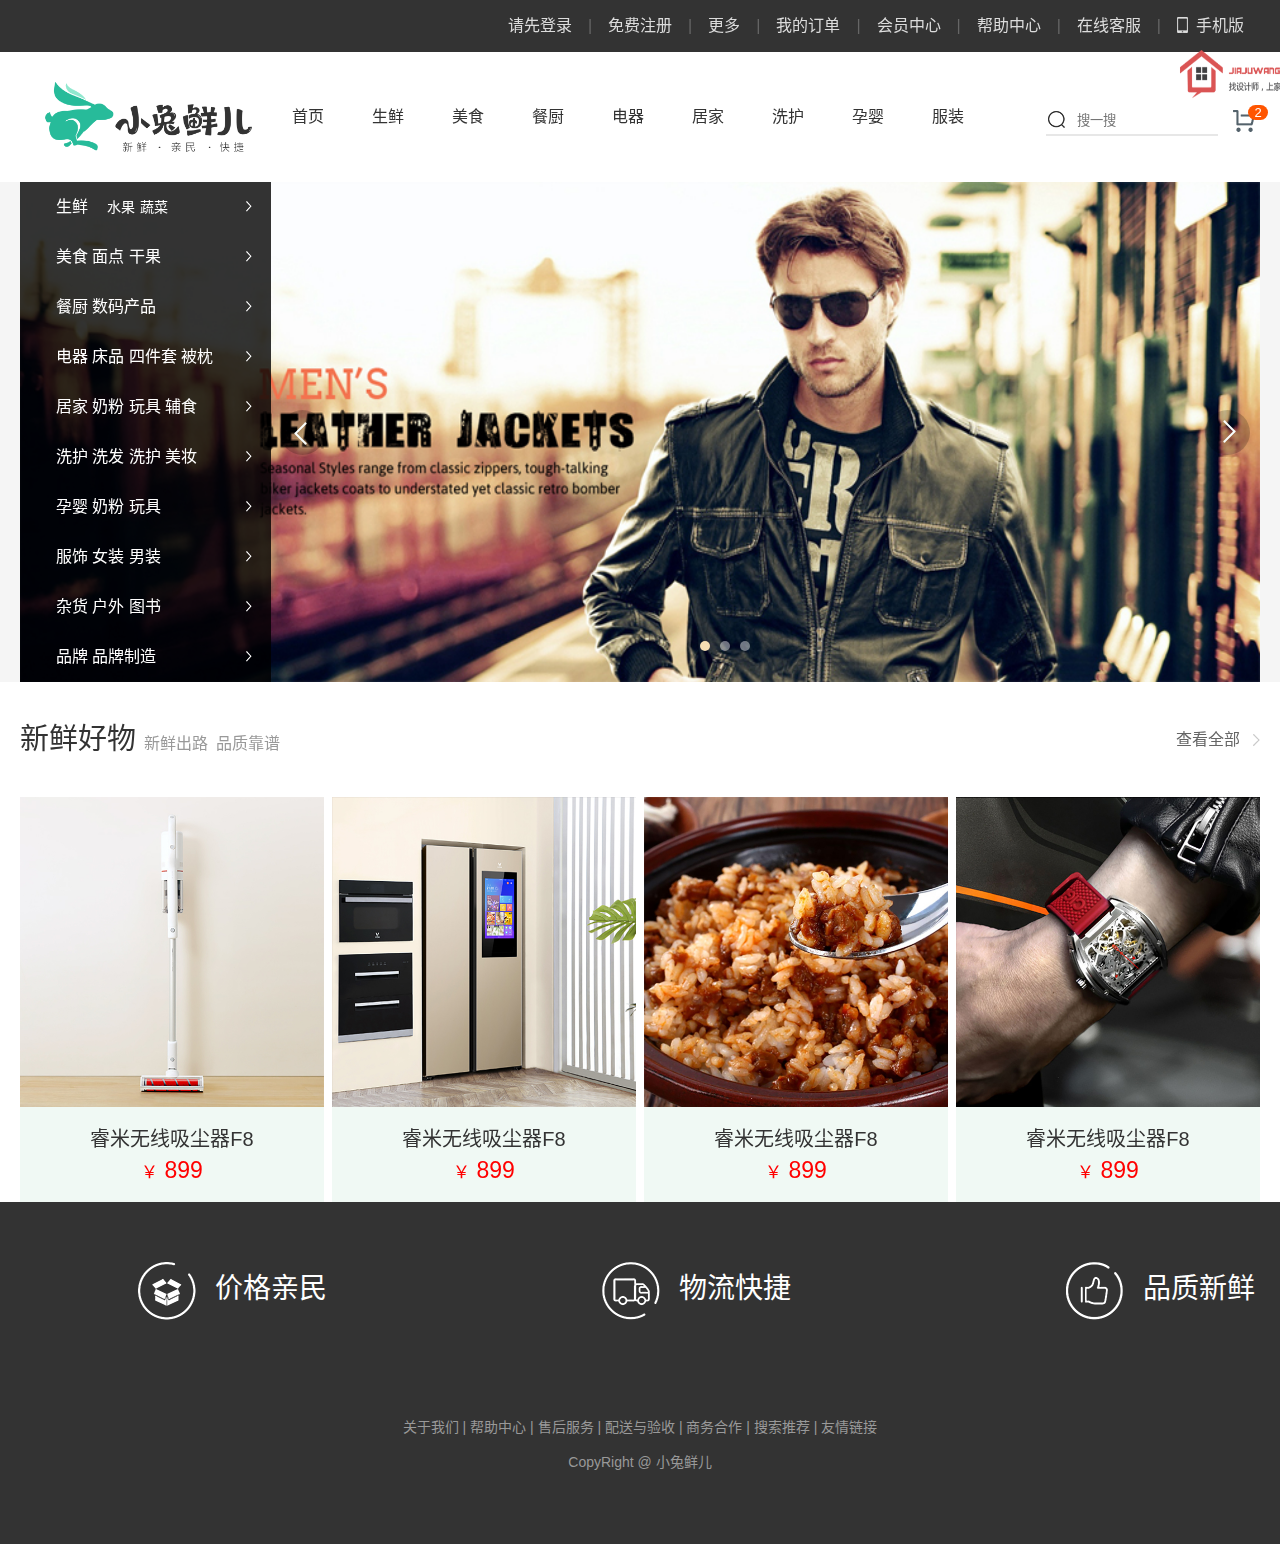
<file: index.html>
<!DOCTYPE html>
<html lang="zh-CN">
	<head>
		<meta charset="utf-8">
		<title>小兔鲜儿-新鲜、惠民、快捷！</title>
		<meta name="description" content="小兔鲜儿官网，致力于打造全球最大的食品、生鲜电商购物平台。"/>
		<meta name="keywords" content="小兔鲜儿,食品,生鲜,服装,家电,电商,购物"/>
		<script src="js/jquery-1.12.4.js" type="text/javascript" charset="utf-8"></script>
		 <script src="./js/index.js" type="text/javascript" charset="utf-8"></script>
		 <script src="./js/animate.js"></script>
		<link rel="shortcut icon"  href="favicon.ico" type="image/x-icon"/>
		<link rel="stylesheet" type="text/css" href="css/base.css"/>
		<link rel="stylesheet" type="text/css" href="css/common.css"/>
		<link rel="stylesheet" type="text/css" href="css/index.css"/>
		
	</head>
	<body>
	<!--头部模块-->
	<header>
			<a href="advers.html" class="adver"><img src="images/advers.png" style="width: 120px; height: 50px;"></a>
	
		<!--快捷菜单模块-->
		<div class="xtx-shortcut">
		 <nav class="container">
		 	<ul class="fr">
		 		<li><a href="login.html">请先登录</a>|</li>
				<li><a href="register.html">免费注册</a>|</li>
				<li class="lii"><a class="aa" href="">更多</a>|
				
				     <ul class="wrap">
				       <li>未读信息</li>
				       <li>已读信息</li>
				      
				     </ul> 			
				</li>
				<li><a href="">我的订单</a>|</li>
				<li><a href="">会员中心</a>|</li>
				<li><a href="">帮助中心</a>|</li>
				<li><a href="">在线客服</a>|</li>
				<li><a href="">手机版</a></li>
		 	</ul>
		 </nav>
		</div>
		<!--主导航模块-->
		<div class="xtx-main-nav container">
			<!-- logo -->
			<h1 class="logo fl">
				<a href="#">小兔鲜</a>
			</h1>	
			<!-- 导航 -->
			<nav class="fl">
				<ul>
					<li><a href="#">首页</a></li>
					<li><a href="#">生鲜</a></li>
					<li><a href="#">美食</a></li>
					<li><a href="#">餐厨</a></li>
					<li><a href="#">电器</a></li>
					<li><a href="#">居家</a></li>
					<li><a href="#">洗护</a></li>
					<li><a href="#">孕婴</a></li>
					<li><a href="#">服装</a></li>
				</ul>
			</nav>
			<!-- 搜索 -->
			<div class="search fl">
				<input type="search" placeholder="搜一搜"  />
			</div>
			<!-- 购物车 -->
			<div class="cart fl">
				<span>2</span>
			</div>
		</div>
	</header>
	<!-- 网站入口 -->
	<div class="xtx-entry">
		<div class="focus container "  id="lunbo" >
			<!-- 轮播图 -->
			<ul class="lunboimg">
				<li><a href="javascript:;"><img src="images/banner.jpg" style="display: block"></a></li>
				<li><a href="javascript:;"><img src="uploads/banner_1.png"></a></li>
				<li><a href="javascript:;"><img src="images/banner.jpg" ></a></li>
			</ul>   
			<ol class="dian" >	
			</ol>
			<aside class="category">
			<ul>
				<li><a href="">生鲜 <span>水果</span> <span>蔬菜</span></a></li>
				<li><a href="">美食 面点 干果</a></li>
				<li><a href="">餐厨 数码产品</a></li>
				<li><a href="">电器 床品 四件套 被枕</a></li>
				<li><a href="">居家 奶粉 玩具 辅食</a></li>
				<li><a href="">洗护 洗发 洗护 美妆</a></li>
				<li><a href="">孕婴 奶粉 玩具</a></li>
				<li><a href="">服饰 女装 男装</a></li>
				<li><a href="">杂货 户外 图书</a></li>
				<li><a href="">品牌 品牌制造</a></li>
			</ul>	
			</aside> 
			<!-- 左右按钮 -->
			<a href="javascript:;" class="prev"></a>
			<a href="javascript:;" class="next"></a>
			<!-- 轮播图指示器 -->
			
		</div>
	</div>
	<!-- 新鲜好物模块 -->
	<div class="xtx-new-goods  container">
		<!-- 好物模块头部 -->
		<div class="goods-hd">
			<h2 class="fl">
				新鲜好物 <span>新鲜出路</span>
				<span>品质靠谱</span>
			</h2>
			<a href="#" class="fr">查看全部</a>
		</div>
		<!-- 好物模块的列表 -->
		
		<ul class="goods-list">
			<li>
				<a href="#" >
					<img src="uploads/new_goods_1.jpg" >
					<h3>睿米无线吸尘器F8</h3>
					<p><span>￥</span> 899</p>
				</a>
				
			</li>
			<li>
				<a href="#" >
					<img src="uploads/new_goods_2.jpg" >
					<h3>睿米无线吸尘器F8</h3>
					<p><span>￥</span> 899</p>
				</a>
				
			</li>
			<li>
				<a href="#" >
					<img src="uploads/new_goods_3.jpg" >
					<h3>睿米无线吸尘器F8</h3>
					<p><span>￥</span> 899</p>
				</a>
				
			</li>
			<li>
				<a href="#" >
				<img src="uploads/new_goods_4.jpg" >
					<h3>睿米无线吸尘器F8</h3>
					<p><span>￥</span> 899</p>
				</a>
				
			</li>
		</ul>
		
	</div>
	<footer>
	    <div class="xtx-service">
			<div class="container">
				<a href="#">价格亲民</a>
				<a href="#">物流快捷</a>
				<a href="#">品质新鲜</a>
			</div>
	    	
	    </div>
		<div class="xtx-copyright">
			<div class="container">
				<p>
				  <a href="#">关于我们</a> |
				  <a href="#">帮助中心</a> |
				  <a href="#">售后服务</a> |
				  <a href="#">配送与验收</a> |
				  <a href="#">商务合作</a> |
				  <a href="#">搜索推荐</a> |
				  <a href="#">友情链接</a>			
				</p>
				<p>CopyRight @ 小兔鲜儿</p>
			</div>
		</div>
	</footer>

	</body>
</html>
</file>
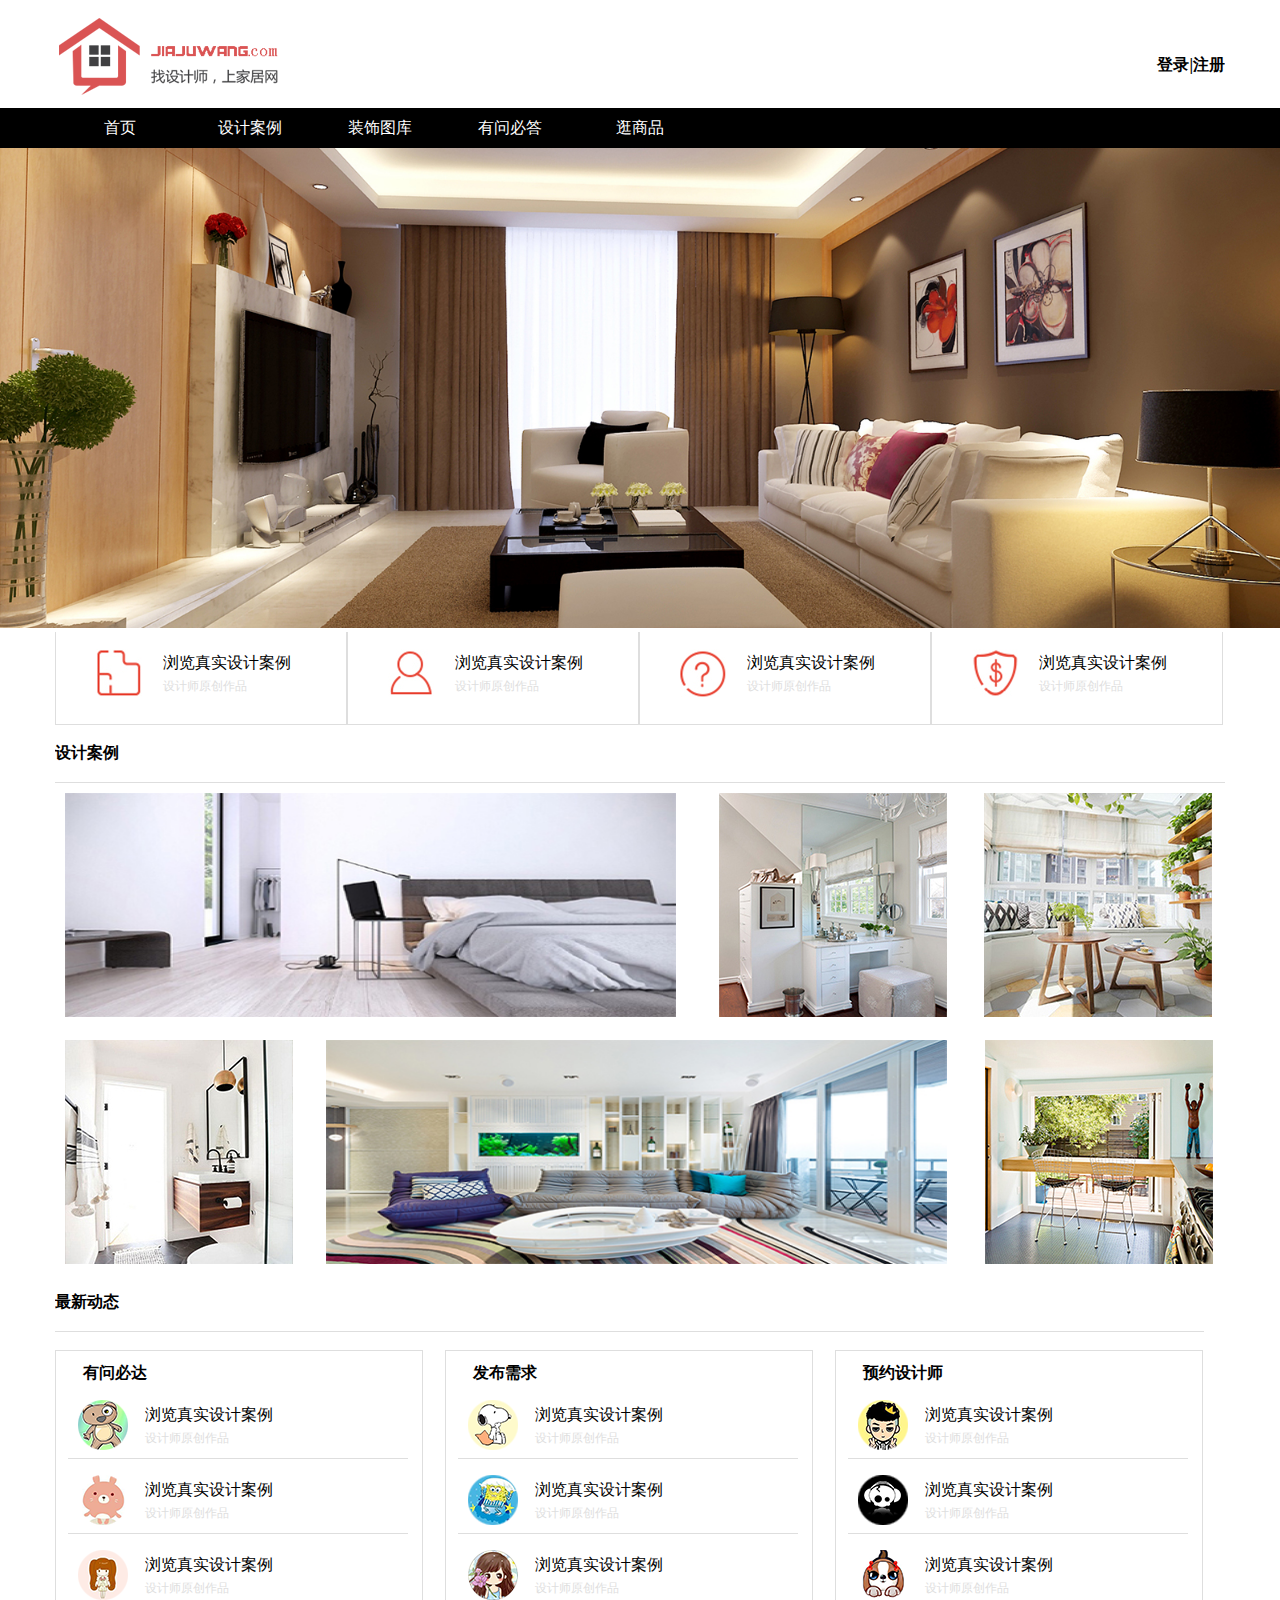
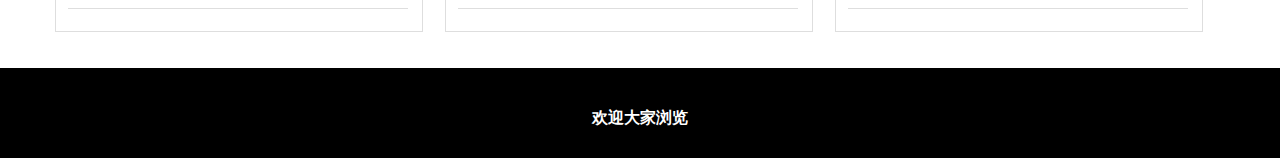
<file: advers.html>
<!DOCTYPE html>
<html>
	<head>
		<meta charset="utf-8" />
		<title></title>
		<link rel="stylesheet" type="text/css" href="css/advers.css"/>
	</head>
	<body>
		<header>
			<br>
			<nav class="center">
				<img src="images/advers.png" >
				<p>登录|注册</p>
				<br>		
			</nav>
			<div class="nav-top">
				<ul class="center">
					<li><a href="">首页</a></li>
					<li><a href="">设计案例</a></li>
				    <li><a href="">装饰图库</a></li>
					<li><a href="">有问必答</a></li>
					<li><a href="">逛商品</a></li>
				</ul>
			</div>
			<img src="images/bannerr.jpg" width="100%">
			<div class="center">
				 <div class="nav-b">
				 	<dl>
				 		<dt><img src="images/pic01.jpg" ></dt>
				 		<dd >浏览真实设计案例</dd>
						<dd id="ddd">设计师原创作品</dd>
				 	</dl>
				 </div>
			<div class="nav-b">
				<dl>
					<dt><img src="images/pic02.jpg" ></dt>
					<dd >浏览真实设计案例</dd>
									<dd id="ddd">设计师原创作品</dd>
				</dl>
			</div>
			<div class="nav-b">
				<dl>
					<dt><img src="images/pic03.jpg" ></dt>
					<dd >浏览真实设计案例</dd>
									<dd id="ddd">设计师原创作品</dd>
				</dl>
			</div>
		<div class="nav-b">
			<dl>
				<dt><img src="images/pic04.jpg" ></dt>
				<dd >浏览真实设计案例</dd>
								<dd id="ddd">设计师原创作品</dd>
			</dl>
		</div>
			</div>
		</header>
		<br>
		<section class="center">
		 <p>设计案例</p>
		 <br>
		 <div id="xian"></div>
			<div id="sj1">			
			</div>	 
		   <div id="sj2">
		   </div>
			<div id="sj3">
			</div>	
			<div id="sj4">
			</div>	
			<div id="sj5">
			</div>	
			<div id="sj6">
			</div>	
			<br>
			<p>最新动态</p>
			<br>
			 <div id="xiann"></div>
			 <br>
			<div id="dt">
				<p>有问必达</p>
				<dl>					
					<dt><img src="images/pic01.png" ></dt>
					<dd >浏览真实设计案例</dd>
					<dd id="ddd">设计师原创作品</dd>
				</dl>
				<div id="xian1"></div>
				<dl>
					<dt><img src="images/pic02.png" ></dt>
					<dd >浏览真实设计案例</dd>
					<dd id="ddd">设计师原创作品</dd>
				</dl>
				<div id="xian1"></div>
				<dl>
					<dt><img src="images/pic03.png" ></dt>
					<dd >浏览真实设计案例</dd>
					<dd id="ddd">设计师原创作品</dd>
				</dl>
				<div id="xian1"></div>
			</div> 
			<div id="dt">
				<p>发布需求</p>
				<dl>					
					<dt><img src="images/pic04.png" ></dt>
					<dd >浏览真实设计案例</dd>
					<dd id="ddd">设计师原创作品</dd>
				</dl>
				<div id="xian1"></div>
				<dl>
					<dt><img src="images/pic05.png" ></dt>
					<dd >浏览真实设计案例</dd>
					<dd id="ddd">设计师原创作品</dd>
				</dl>
				<div id="xian1"></div>
				<dl>
					<dt><img src="images/pic06.png" ></dt>
					<dd >浏览真实设计案例</dd>
					<dd id="ddd">设计师原创作品</dd>
				</dl>
				<div id="xian1"></div>
			</div> 
			<div id="dt">
				<p>预约设计师</p>
				<dl>					
					<dt><img src="images/pic07.png" ></dt>
					<dd >浏览真实设计案例</dd>
					<dd id="ddd">设计师原创作品</dd>
				</dl>
				<div id="xian1"></div>
				<dl>
					<dt><img src="images/pic08.png" ></dt>
					<dd >浏览真实设计案例</dd>
					<dd id="ddd">设计师原创作品</dd>
				</dl>
				<div id="xian1"></div>
				<dl>
					<dt><img src="images/pic09.png" ></dt>
					<dd >浏览真实设计案例</dd>
					<dd id="ddd">设计师原创作品</dd>
				</dl>
				<div id="xian1"></div>
			</div> 
		</section>
		<br>
		<br>
	<footer>
		<p>欢迎大家浏览</p>
	</footer>
		
		
	</body>
</html>
</file>
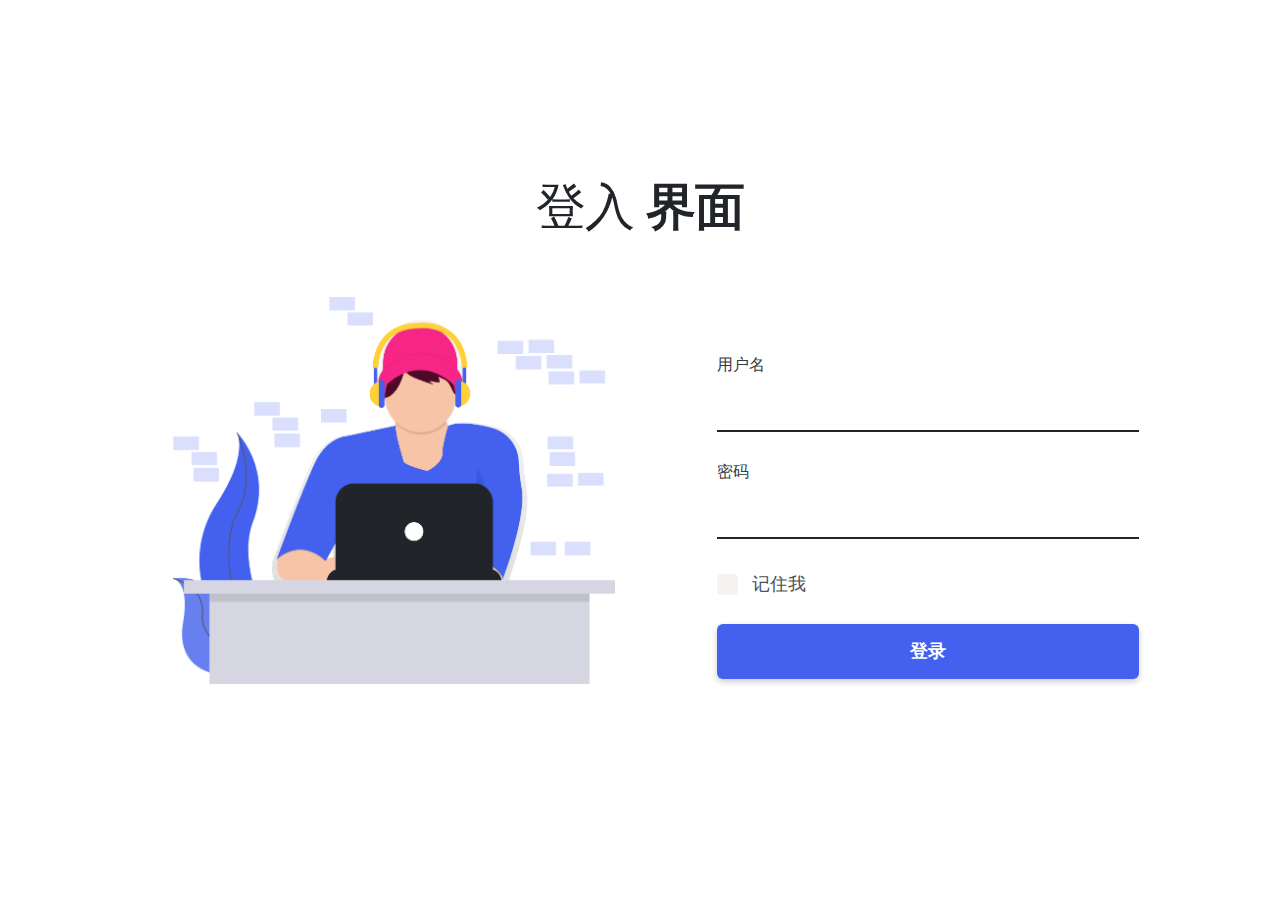
<file: login.html>
<!--
Author: W3layouts
Author URL: http://w3layouts.com
-->
<!DOCTYPE html>
<html lang="zxx">

<head>
	<title>欢迎登陆</title>
	<meta name="viewport" content="width=device-width, initial-scale=1">
	<meta charset="UTF-8" />
	<link rel="stylesheet" href="css/style.css" type="text/css" media="all" />

</head>

<body>

	 <section class="w3l-workinghny-form">
        <div class="workinghny-form-grid">
            <div class="wrapper">
                <div class="logo">
                    <h1><a class="brand-logo" href="index.html"><span>登入</span> 界面</a></h1>
        
                </div>
                <div class="workinghny-block-grid">
                    <div class="workinghny-left-img align-end">
                        <img src="images/2.png" class="img-responsive" alt="img" />
                    </div>
                    <div class="form-right-inf">
						
                        <div class="login-form-content">
                            <h2>Where to?</h2>
                            <form action="index.html" class="signin-form" >
								<div class="one-frm">

									<label>用户名</label>
									<input type="text" name="Name"  placeholder="" required="">
								</div>
								<div class="one-frm">
									<label>密码</label>
									<input type="password" name="Password"  placeholder="" required="">
								</div>
                                <label class="check-remaind">
                                    <input type="checkbox">
                                    <span class="checkmark"></span>
                                    <p class="remember">记住我</p>

                                </label>
                                <button class="btn btn-style mt-3">登录</button>
                             
                            </form>
                        </div>
                    </div>
                </div>
            </div>
        </div>

    </section>


</body>

</html>
</file>
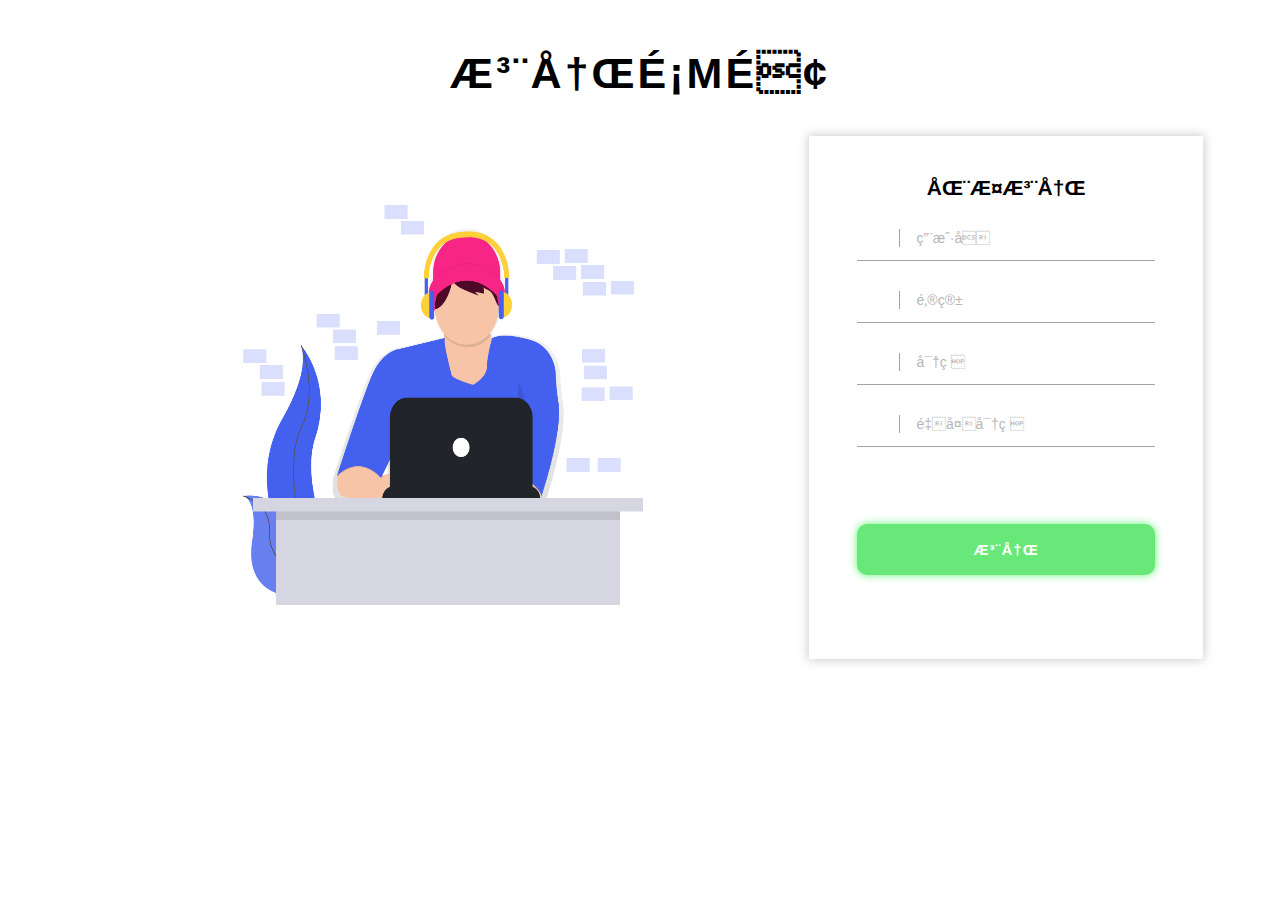
<file: register.html>
<!DOCTYPE html>

<html lang="en">

<head>
    <title>注册界面</title>
    <!-- Meta tags -->
</head>
<link rel="stylesheet" type="text/css" href="css/style1.css"/>
<script src="js/jquery-1.12.4.js"></script>
<script src="./js/register.js" type="text/javascript" charset="utf-8"></script>
<body>
    <h1 class="error">注册页面</h1>

    <div class="w3layouts-two-grids">

        <div class="mid-class">
            <div class="img-right-side">
                <h3></h3>
                <img src="images/2.png" class="img-fluid" alt="">
            </div>
            <div class="txt-left-side">
                <h2> 在此注册</h2>
                <form action="login.html" >
                    <div class="form-left-to-w3l">
                        <span class="fa fa-user-o" aria-hidden="true"></span>
                        <input type="text" id="user" name="Name" placeholder="用户名" required="">

                        <div class="clear"></div>
                    </div>
         
                    <div class="form-left-to-w3l">
                        <span class="fa fa-envelope-o" aria-hidden="true"></span>
                        <input type="email" id="email" name="email" placeholder="邮箱" required="">

                        <div class="clear"></div>
                    </div>
                    <div class="form-left-to-w3l ">

                        <span class="fa fa-lock" aria-hidden="true"></span>
                        <input type="password" id="pwd" name="rpassword" placeholder="密码" required="">
                        <div class="clear"></div>
                    </div>
					<div class="form-left-to-w3l ">
					
					    <span class="fa fa-lock" aria-hidden="true"></span>
					    <input type="password" id="repwd" name="rpassword" placeholder="重复密码" required="">
					    <div class="clear"></div>
					</div>
                    <div class="btnn">
                        <button type="submit">注册</button>
                    </div>
                </form>
                <div class="clear"></div>
            </div>
        </div>
    </div>

</body>


</html>
</file>
<file: css/base.css>
/* 去除常见标签默认的 margin 和 padding */
body,
h1,
h2,
h3,
h4,
h5,
h6,
p,
ul,
ol,
li,
dl,
dt,
dd,
input {
  margin: 0;
  padding: 0;
}

/* 设置网页统一的字体大小、行高、字体系列相关属性 */
body {
  font: 16px/1.5 "Helvetica Neue", Helvetica, Arial, "Microsoft Yahei",
    "Hiragino Sans GB", "Heiti SC", "WenQuanYi Micro Hei", sans-serif;
  color: #333;
}

/* 去除列表默认样式 */
ul,
ol {
  list-style: none;
}

/* 去除默认的倾斜效果 */
em,
i {
  font-style: normal;
}

/* 去除a标签默认下划线，并设置默认文字颜色 */
a {
  text-decoration: none;
  color: #333;
}

/* 设置img的垂直对齐方式为居中对齐，去除img默认下间隙 */
img {
  vertical-align: middle;
}

/* 去除input默认样式 */
input {
  border: none;
  outline: none;
  color: #333;
}

/* 左浮动 */
.fl {
  float: left;
}

/* 右浮动 */
.fr {
  float: right;
}

/* 双伪元素清除法 */
.clearfix::before,
.clearfix::after {
  content: "";
  display: table;
}
.clearfix::after {
  clear: both;
}
.hide{
	display: none;
}
#flo {
	width:300px;
	height:200px;
	position:absolute;
	left:0;
	top:0;
}
#flo img {
	width:100%;
	height:100%
}
</file>
<file: css/common.css>
/* 版心的公共类 */
.container{
	width: 1240px;
	margin: 0 auto;
	position: relative;
}
/* 快捷菜单模块 */
.xtx-shortcut{
height: 52px;
background-color: #333333;
}
.xtx-shortcut .container{
	height: 52px;

}
.xtx-shortcut ul li{
	float: left;
	line-height: 52px;
	color: #666666;
}
.xtx-shortcut ul a{
	padding: 0 16px;
	color: #dcdcdc;
}
.xtx-shortcut li:last-child a{
	margin-right: 0;
}
.xtx-shortcut li:last-child a::before{
	content: '';
	display: inline-block;/* 可以设置高宽 */
	width: 11px;
	height: 16px;
	margin-right: 8px;
	margin-top: -3px;
	background: url(../images/sprites.png)-160px -70px;
	vertical-align: middle;/* 属性设置元素的垂直对齐方式。 */
	
}

.xtx-shortcut .wrap{
position: absolute;
display: none;
}
.xtx-shortcut .wrap li{background: #666666; clear: left; margin-left: 20px; color: #27BA9B;}
.xtx-shortcut .wrap li a{color:#3B475F;font-size:12px;}
.dian{
	
}
/* 主导航模块 */
.xtx-main-nav{
	height: 130px;
	/* background-color: pink; */
	padding-top: 30px;
	box-sizing: border-box;/* 自动内减 */
}
.xtx-main-nav .logo{
	width: 207px;
	height: 70px;
	margin-left: 25px;
}
.xtx-main-nav .logo a{
	display: block;/* 设置块元素 */
	height: 70px;
    background: url(../images/logo.png);
	background-size:100% 100% ;
	font-size: 0;
}
.xtx-main-nav nav{
	margin-left: 40px;
}
.xtx-main-nav nav li{
	float: left;
	height: 70px;
	line-height: 70px;
	margin-right: 48px;
}
.xtx-main-nav nav a:hover{
    color: aliceblue;
	border-bottom: 1px solid black;
	padding-bottom: 7px;
	
	
}

.xtx-main-nav .search{
	position: relative;
	width: 172px;
	height: 30px;
	background-color: orange;
	margin-top: 24px;
	margin-left: 34px;
}
.xtx-main-nav .search::before{
	content: '';
	position: absolute;
	width: 18px;
	height: 18px;
	top: 5px;
	left: 2px;
	display: block;
	background: url(../images/sprites.png)-80px -70px ;
}
.xtx-main-nav .search input{
	width: 172px;
	height: 30px;
	border-bottom: 2px solid #e7e7e7;
	padding-left: 31px;
} 
.xtx-main-nav .cart{
	position: relative;
	width: 23px;
	height: 23px;
	margin-top: 28px;
	margin-left: 15px;
	background-color: #000000;
	background: url(../images/sprites.png)-120px -70px;
}
.xtx-main-nav .cart span{
	position: absolute;
	right: -12px;
	top: -5px;
	border-radius: 8px;
	width: 20px;
	height: 15px;
	display: block;
	background-color: #ff5500;
	color: white;
	font-size:13px ;
	text-align: center;
	line-height: 15px;
}
/* 宣传服务 */
.xtx-service{
	height: 174px;
	background-color: #333;
}
.xtx-service .container{
	 height: 173px; 
	 width: 1393px;
/* 	border-bottom: 1px solid #434343; */
	/* ps */
/* 	background-color: #DCDCDC; */

}
.xtx-service .container a{
	width: 33.33%;
	height: 173px;
	/* ps */
/* 	background-color: #00ff7f; */
	display: block;
	float: left;
	text-align: center;/* 文字居中 */
	line-height: 173px;
	font-size: 28px;
	color: #fff;
}
.xtx-service .container a::before{
	content: '';
	width: 58px;
	height: 58px;
	display: inline-block;/* 行内块元素 */
	/* ps */
/* 	background-color: aliceblue; */
	vertical-align: middle;/* 属性设置元素的垂直对齐方式 */
	margin-right: 19px;
	background: url(../images/sprites.png) 0 0;
}
.xtx-service a:nth-child(2)::before{
	background-position:-130px 0 ;/* 属性设置背景图像的起始位置 */。
}

.xtx-service a:nth-child(3)::before{
	background-position:-65px 0 ;/* 属性设置背景图像的起始位置 */。
}
/* 版权信息 */
.xtx-copyright{
	height: 168px;
	background-color: #333;
}
.xtx-copyright .container{
	/* ps */
	height: 168px;
	/* background-color: #666666; */
	text-align: center;
	font-size: 14px;
	color: #999;
	padding-top: 41px;
	box-sizing: border-box;
}
.xtx-copyright .container a{
	/* 文字居中 */
	color: #999;
	
}
.xtx-copyright .container p:first-child{
	height: 35px;
}
</file>
<file: css/index.css>
/* 网站入口 */
.adver{
	position:fixed;
	left: 92%;
	top:50px;
	
}
#flo {
	width:300px;
	height:200px;
	position:absolute;
	left:0;
	top:0;
}
#flo img {
	width:100%;
	height:100%
}

.xtx-entry{
	height: 500px;
	background-color: #f5f5f5;
}
.lunboimg{
	position: relative;
	width: 400%;
	display: flex;
}
.lunboimg li{
	float: left;
}

.xtx-entry img{
	width: 1240px;
	height: 500px;
}
.xtx-entry .container{
	height: 500px;
	background-color: pink;
	position: relative;
	overflow: hidden;
}
.prevclass{
	width: 45px;
	height: 45px;
	position: absolute;
	top: 228px;
	right: 10px;
	border-radius: 50px;
	background: url(../images/sprites.png)-22px -60px;
	background-color: rgba(21, 4, 4, 0.8);
}
.xtx-entry .container .category{
	position: absolute;
	width: 251px;
	height: 500px;
	background-color: rgba(0,0,0,.8);
	left: 0;
	top: 0;
}
.xtx-entry .category a{
	color: white;
}
.xtx-entry .category li{
	height: 50px;
	line-height: 50px;
	padding-left: 36px;
	position: relative;
	
}
.xtx-entry .category li:hover{
	background-color: #27ba9b;
	
}
.xtx-entry .category span{
	font-size: 14px;

}
.xtx-entry .category span:first-child{
	margin-left: 15px;
}
.xtx-entry .category a::after{
	position: absolute;
	content: '';
	width: 6px;
	height: 11px;
	background: url(../images/sprites.png)-80px -110px;
	display: block;
	top: 19px;
	right: 19px;
}
.xtx-entry .prev{
	width: 45px;
	height: 45px;
	position: absolute;
	top: 228px;
	left: 260px;
	border-radius: 50px;
	background: url(../images/sprites.png)14px -58px;
	background-color: rgba(0,0,0,.2);
}
.xtx-entry .prev:hover{
   background-color: rgba(0,0,0,.8);
}
.xtx-entry .next{
	width: 45px;
	height: 45px;
	position: absolute;
	top: 228px;
	right: 10px;
	border-radius: 50px;
	background: url(../images/sprites.png)-22px -60px;
	background-color: rgba(0,0,0,.2);
}
.xtx-entry .next:hover{
	background-color: rgba(0,0,0,.8);
 }
.xtx-entry .dian{
	position: absolute;
	height: 10px;
	width: 110px;
	bottom: 31px;
	left: 680px;
	
}

.xtx-entry .dian li{
	float: left;
	width: 10px;
	height: 10px;
	background-color: rgba(255,255,255,.43);
	border-radius: 50px;
	margin-right: 10px;
}
/* .xtx-entry .dian li a{
	background-color: white;
} */
.dian li.current{
	background-color: wheat;
}
/* .xtx-entry .dian  li a:last-child{
    margin-right: 0;
} */
/* .xtx-entry .dian li a:hover{
	background-color:white;
	
} */
/* 新鲜好物 */
.xtx-new-goods{
	height: 520px;
	/* ps */
	/* background-color: #27BA9B; */
}
.xtx-new-goods .goods-hd{
	height: 115px;
	/* ps */
	/* background-color: #F0F8FF; */
	line-height: 115px;
}
.xtx-new-goods .goods-hd h2{
	font-size: 29px;
	font-weight: 400;
	height: 115px;
}
.xtx-new-goods .goods-hd h2 span{
	font-size: 16px;
	color: #999;
	
	
}
.xtx-new-goods .goods-hd a{
	color: #666;
}
.xtx-new-goods .goods-hd a::after{
	content: '';
	width: 7px;
	height: 13px;
	margin-left: 13px;
	/* background-color: red; */
	display: inline-block;
	color: #666;
	background: url(../images/sprites.png)0px -110px;
	vertical-align: middle;/* 设置元素的垂直对齐方式 */
}
.xtx-new-goods .goods-list{
	height: 405px;
/* 	background-color: #FF5500; */
}
.xtx-new-goods .goods-list li{
	float: left;
	width: 304px;
	height: 405px;
	/* ps */
	background-color: #f0f9f4 ;
	margin-right: 8px;
	line-height: 1;
	text-align: center;
}
.xtx-new-goods .goods-list li:last-child{
	margin-right: 0px;
}
.xtx-new-goods .goods-list li img{
	width: 100%;
	height: 310px;
}
.xtx-new-goods .goods-list li h3{
	height: 30px;
	margin-top: 22px;
	font-size: 20px;
	font-weight: 400;
}
.xtx-new-goods .goods-list li p{
	color: red;
	font-size: 23px;
}
.xtx-new-goods .goods-list li p span{
	font-size: 17px;
}
</file>
<file: css/advers.css>
*{
margin: 0px;
padding: 0px;
}
body{
	background-color: white;
}
.center{
	width: 1170px;
	margin:0  auto;
	overflow: hidden;
}
nav p{
	text-align: right;
	 margin: -47px 0px 14px 10px;
}
.nav-top{
	height: 40px;
	background-color: black;
}
.nav-top li{
	float: left;
	list-style: none;
}
.nav-top li a{
	display: block;
	text-decoration: none;
	color: white;
	width: 130px;
	line-height:40px;
	text-align: center;
	
	
}
.nav-top li a:hover{
	background-color: #DA5454;
}
.nav-b{
	width: 290px;
	height: 95px;
	border: 1px solid #DEDEDE;
	margin: -4px 0px 0px 0px ;
	float: left;
	
}
.nav-b dl{
	margin: 20px 0px 2px 40px;		
	
}
.nav-b dd{
	margin: -50px 0px 52px 66px;
	padding: 1px 1px 1px 1px ; 
	
	
}
.nav-b dl #ddd{
	
	color:#DEDEDE;
	font-size: 12px;
	
}
#xian{
	border-bottom: 1px solid #DEDEDE;
}
#sj1{
	width: 720px;
	height: 224px;
	background-image: url(../images/pic05.jpg);
	margin: 10px;
	background-repeat: no-repeat;
	background-size: 611px 224px;
}
 #sj2{
width: 228px;
    height: 224px;
    background-image: url(../images/pic06.jpg);
    margin: -234px 10px 10px 664px;
}
#sj3{
	width: 228px;
	    height: 224px;
	    background-image: url(../images/pic07.jpg);
	    margin: -234px 10px 10px 929px;
}
 #sj4{
 	width: 228px;
 	    height: 224px;
 	    background-image: url(../images/pic08.jpg);
 	    margin: 23px 10px 10px 10px;px;
 }
  #sj5{
      width: 621px;
      height: 224px;
      background-image: url(../images/pic09.jpg);
      margin: -234px 10px 10px 271px;
	  background-repeat: no-repeat;
	  background-size: 621px 224px;
  }
 #sj6{
 	width: 228px;
 	    height: 224px;
 	    background-image: url(../images/pic10.jpg);
 	    margin: -234px 10px 10px 930px;
 }
 #xiann{
	 border-bottom: 1px solid #DEDEDE;
	 width: 1149px;
 }
 #dt{
	width: 366px; 
	height: 280px;
	border: 1px solid #DEDEDE;
	float: left;
	margin-right: 22px;
 }
 #dt  dd{
 	margin: -50px 0px 52px 66px;
 	padding: 1px 1px 1px 1px ; 
 	
 	
 }
 #dt dl{
	 margin: 16px 1px 1px 22px;;
 }
 #dt  dl #ddd{
 	
 	color:#DEDEDE;
 	font-size: 12px;
 	
 }
 #dt p{
	 margin: 12px 10px 1px 27px;
 }
 #xian1{
 	border-bottom: 1px solid #DEDEDE;
	width: 340px;
	margin: -42px 1px 1px 12px ;
 }
 p{
	 font-weight:bold;
 }
 footer{
 height: 50px;
 	background-color: #000000;
 	text-align: center;
 	color: #FFFFFF;
 	padding-top: 40px;
 }
</file>
<file: css/style.css>
/*
Author: W3layouts
Author URL: http://w3layouts.com
 */
html {
    scroll-behavior: smooth;
}

body,
html {
    margin: 0;
    padding: 0;
    font-family: 'Karla', sans-serif;
}

* {
    box-sizing: border-box;
}

.d-grid {
    display: grid;
}

.d-flex {
    display: flex;
    display: -webkit-flex;
}

.text-center {
    text-align: center;
}

.text-left {
    text-align: left;
}

.text-right {
    text-align: right;
}

button,
input,
select {
    -webkit-appearance: none;
    outline: none;
    font-family: 'Karla', sans-serif;
}

button,
.btn,
select {
    cursor: pointer;
}

a {
    text-decoration: none;
}

img {
    max-width: 100%;
}

ul {
    margin: 0;
    padding: 0
}

h1,
h2,
h3,
h4,
h5,
h6,
p {
    margin: 0;
    padding: 0
}

p {
    color: #666;
    font-size: 18px;
    line-height: 25px;
}

.p-relative {
    position: relative;
}

.p-absolute {
    position: absolute;
}

.p-fixed {
    position: fixed;
}

.p-sticky {
    position: sticky;
}

.btn,
button,
.actionbg,
input {
    border-radius: 4px;
    -webkit-border-radius: 4px;
    -moz-border-radius: 4px;
    -o-border-radius: 4px;
    -ms-border-radius: 4px;
}

.btn:hover,
button:hover {
    transition: 0.5s ease;
    -webkit-transition: 0.5s ease;
    -o-transition: 0.5s ease;
    -ms-transition: 0.5s ease;
    -moz-transition: 0.5s ease;
}

/*-- wrapper start --*/
.wrapper {
    width: 100%;
    padding-right: 15px;
    padding-left: 15px;
    margin-right: auto;
    margin-left: auto;
}

@media (min-width: 576px) {
    .wrapper {
        max-width: 540px;
    }
}

@media (min-width: 768px) {
    .wrapper {
        max-width: 720px;
    }
}

@media (min-width: 992px) {
    .wrapper {
        max-width: 960px;
    }
}

@media (min-width: 1200px) {
    .wrapper {
        max-width: 1140px;
    }
}

.wrapper-full {
    width: 100%;
    padding-right: 15px;
    padding-left: 15px;
    margin-right: auto;
    margin-left: auto;
}

/*-- //wrapper start --*/

/*-- form styling --*/
.w3l-workinghny-form .logo {
    text-align: center;
}

.w3l-workinghny-form .logo a.brand-logo {
    display: inline-block;
    text-align: center;
    font-size: 50px;
    line-height: 1.1em;
    font-weight: 700;
    color: #212529;
    margin-bottom: 30px;
    text-transform: capitalize;
    letter-spacing: -1px;
}

.w3l-workinghny-form .align-end {
    align-self: flex-end;
    padding: 2em;
}

.w3l-workinghny-form .logo a.brand-logo span {
    font-weight: 300;
}

.w3l-workinghny-form h1 {
    font-size: 50px;
    line-height: 1.1em;
    font-weight: 700;
    color: #3f3a64;
}

.w3l-workinghny-form {
    position: relative;
    z-index: 0;
    padding: 2em 0px;
    display: grid;
    align-items: center;
    height: 100vh;
}

.w3l-workinghny-form .pos-relative {
    position: relative;
}

.w3l-workinghny-form .copyright {
    margin-top: 20px;
}

.w3l-workinghny-form p.copy-footer-29 a {
    color: #495057;
}

.w3l-workinghny-form p.copy-footer-29 a:hover {
    color: #4361ee;
}

.w3l-workinghny-form h2 {
    font-size: 30px;
    color: #fff;
    margin-bottom: 15px;
}

.w3l-workinghny-form .workinghny-block-grid {
    display: grid;
    grid-template-columns: 1.2fr 1fr;
    grid-gap: 70px;
    width: 90%;
    margin: 0 auto;
    align-items: center;
}

.w3l-workinghny-form .login-form-content {
    padding: 2em 0em;
}

.w3l-workinghny-form .one-frm label {
    font-style: normal;
    font-size: 16px;
    color: #343a40;
    display: block;
    margin-bottom: 10px;
    font-weight: 400;
}

.w3l-workinghny-form input {
    background: transparent;
    border: none;
    border-bottom: 2px solid #212529;
    color: #777;
    background:transparent;
    font-size: 13px;
    line-height: 20px;
    padding: 12px 15px;
    width: 100%;
    margin-bottom: 30px;
    border-radius: 0;
    outline: none;
}

.w3l-workinghny-form input:focus {
    background: transparent;
    border-bottom: 2px solid #4361ee;
    box-shadow: none;
}

.w3l-workinghny-form .btn-style {
    font-size: 18px;
    color: #fff;
    width: 100%;
    background: #4361ee;
    border: none;
    height: 55px;
    font-weight: 700;
    border-radius: 6px;
    transition: .3s ease;
    -webkit-transition: .3s ease;
    -moz-transition: .3s ease;
    -ms-transition: .3s ease;
    -o-transition: .3s ease;
    box-shadow: 0 3px 6px 0 rgba(0,0,0,0.2);
}

.w3l-workinghny-form .btn-style:hover {
    background: #f72585;
    transform: translateY(-3px);
    box-shadow: 0 6px 6px 0 rgba(0,0,0,0.2);
}

.w3l-workinghny-form p.already,
.w3l-workinghny-form p.already a {
    font-size: 18px;
    line-height: 25px;
    color: #495057;
    margin: 25px 0 0;
    text-align: center;
}

.w3l-workinghny-form p.remember {
    color: #495057;
    line-height: 20px
}

.w3l-workinghny-form p.already a {
    color: #495057;
    font-weight: 700;
}

.w3l-workinghny-form p.already a:hover {
    color: #4361ee;
}

.w3l-workinghny-form .check-remaind input {
    position: absolute;
    opacity: 0;
    cursor: pointer;
    height: 0;
    width: 0;
}

.w3l-workinghny-form .check-remaind {
    display: block;
    position: relative;
    padding-left: 35px;
    cursor: pointer;
    margin: 5px 0px 30px;
    -webkit-user-select: none;
    -moz-user-select: none;
    -ms-user-select: none;
    user-select: none;
}

.w3l-workinghny-form .check-remaind input {
    position: absolute;
    opacity: 0;
    cursor: pointer;
    height: 0;
    width: 0;
}

.w3l-workinghny-form .checkmark {
    position: absolute;
    top: 0px;
    left: 0;
    height: 21px;
    width: 21px;
    background-color: #F5F4F2;
    border-radius: 4px;
}

.w3l-workinghny-form .check-remaind:hover input~.checkmark {
    background-color: #4361ee;
}

.w3l-workinghny-form .check-remaind input:checked~.checkmark {
    background-color: #4361ee;
}

.w3l-workinghny-form .checkmark:after {
    content: "";
    position: absolute;
    display: none;
}

.w3l-workinghny-form .check-remaind input:checked~.checkmark:after {
    display: block;
}

.w3l-workinghny-form .check-remaind .checkmark:after {
    left: 7px;
    top: 3px;
    width: 5px;
    height: 10px;
    border: solid #fff;
    border-width: 0 2px 2px 0;
    transform: rotate(45deg);
}

/* -- placeholder --*/
::-webkit-input-placeholder {
    /* Chrome/Opera/Safari */
    color: #777;
}

::-moz-placeholder {
    /* Firefox 19+ */
    color: #777;
}

:-ms-input-placeholder {
    /* IE 10+ */
    color: #777;
}

:-moz-placeholder {
    /* Firefox 18- */
    color: #777;
}

/* -- placeholder --*/


/*-- responsive design --*/
@media (max-width: 992px) {
    .w3l-workinghny-form .workinghny-block-grid {
        grid-template-columns: 1fr;
        grid-gap: 10px;
        width: 100%;
    }
    .w3l-workinghny-form .login-form-content {
        padding: 0em 0em 2em 0;
    }
    .workinghny-left-img {
        order: 2;
    }

    .w3l-workinghny-form .logo a.brand-logo {
        font-size: 40px;
        margin-bottom: 10px;
    }

    .w3l-workinghny-form {
        height: auto;
    }
}

@media (max-width: 667px) {
    .w3l-workinghny-form .align-end {
        padding: 0em;
    }
}

@media (max-width: 480px) {
    .w3l-workinghny-form .logo a.brand-logo {
        font-size: 35px;
    }

    .w3l-workinghny-form h2 {
        font-size: 22px;
    }
}

@media (max-width: 415px) {
    .w3l-workinghny-form .copyright {
        margin-top: 30px;
    }
}

/*-- //responsive design --*/
/*-- //form styling --*/
</file>
<file: css/style1.css>
/*--
Author: W3layouts
Author URL: http://w3layouts.com
License: Creative Commons Attribution 3.0 Unported
License URL: http://creativecommons.org/licenses/by/3.0/
--*/
img{
	width: 400px;
	height: 400px;
}

/* reset */

html,
body,
div,
span,
applet,
object,
iframe,
h1,
h2,
h3,
h4,
h5,
h6,
p,
blockquote,
pre,
a,
abbr,
acronym,
address,
big,
cite,
code,
del,
dfn,
em,
img,
ins,
kbd,
q,
s,
samp,
small,
strike,
strong,
sub,
sup,
tt,
var,
b,
u,
i,
dl,
dt,
dd,
ol,
nav ul,
nav li,
fieldset,
form,
label,
legend,
table,
caption,
tbody,
tfoot,
thead,
tr,
th,
td,
article,
aside,
canvas,
details,
embed,
figure,
figcaption,
footer,
header,
hgroup,
menu,
nav,
output,
ruby,
section,
summary,
time,
mark,
audio,
video {
	margin: 0;
	padding: 0;
	border: 0;
	font-size: 100%;
	vertical-align: baseline;
}

article,
aside,
details,
figcaption,
figure,
footer,
header,
hgroup,
menu,
nav,
section {
	display: block;
}

ol,
ul {
	list-style: none;
	margin: 0px;
	padding: 0px;
}

blockquote,
q {
	quotes: none;
}

blockquote:before,
blockquote:after,
q:before,
q:after {
	content: '';
	content: none;
}

table {
	border-collapse: collapse;
	border-spacing: 0;
}


/* start editing from here */

a {
	text-decoration: none;
}

.txt-rt {
	text-align: right;
}


/* text align right */

.txt-lt {
	text-align: left;
}


/* text align left */

.txt-center {
	text-align: center;
}


/* text align center */

.float-rt {
	float: right;
}


/* float right */

.float-lt {
	float: left;
}


/* float left */

.clear {
	clear: both;
}


/* clear float */

.pos-relative {
	position: relative;
}


/* Position Relative */

.pos-absolute {
	position: absolute;
}


/* Position Absolute */

.vertical-base {
	vertical-align: baseline;
}


/* vertical align baseline */

.vertical-top {
	vertical-align: top;
}


/* vertical align top */

nav.vertical ul li {
	display: block;
}


/* vertical menu */

nav.horizontal ul li {
	display: inline-block;
}


/* horizontal menu */

img {
	max-width: 100%;
}


/*end reset*/

html,
body {
	padding: 0;
	margin: 0;
	background: #fff;
font-family: 'Open Sans', sans-serif;
}

body a {
	transition: 0.5s all;
	-webkit-transition: 0.5s all;
	-moz-transition: 0.5s all;
	-o-transition: 0.5s all;
	-ms-transition: 0.5s all;
	text-decoration: none;
}

body a:hover {
	text-decoration: none;
}

body a:focus,
a:hover {
	text-decoration: none;
}

select,
input[type="email"],
input[type="text"],
input[type=password],
input[type="button"],
input[type="submit"],
textarea {
font-family: 'Open Sans', sans-serif;
	transition: 0.5s all;
	-webkit-transition: 0.5s all;
	-moz-transition: 0.5s all;
	-o-transition: 0.5s all;
	-ms-transition: 0.5s all;
}

h1,
h2,
h3,
h4,
h5,
h6 {
	margin: 0;
	padding: 0;
font-family: 'Montserrat', sans-serif;
	letter-spacing: 1px;
}

p {
	margin: 0;
	padding: 0;
	letter-spacing: 1px;
font-family: 'Open Sans', sans-serif;
}

ul {
	margin: 0;
	padding: 0;
}


/*-- //Reset-Code --*/


/*--background --*/
body {
    box-sizing: border-box;
    background: #ffffff;
    min-height: 100vh;
}
.w3layouts-two-grids {
    width: 82%;
    margin: 0px auto;
}
.mid-class,.main-two-w3ls {
display: -webkit-flex;
 display: flex; 
 -webkit-justify-content: space-between; 
justify-content: space-between; 
-webkit-flex-wrap: wrap;
flex-wrap:wrap;
}
h1.error {
    text-align: center;
    color: #000;
    text-transform: uppercase;
}
.img-right-side{   
  text-align: center;
 flex-basis: 65%;
    -webkit-flex-basis: 65%;
    box-sizing: border-box;}

.txt-left-side {
    flex-basis: 35%;
    -webkit-flex-basis: 35%;
    box-sizing: border-box;
    text-align: center;
    background: #fff;
    box-shadow: 0px 0px 10px 1px #cccccc;
}

.img-right-side h3, .txt-left-side h2 {
	text-transform:uppercase;
    color: #000;
    letter-spacing: 0px;
}
.img-right-side p {
    font-size: 13.5px;
    color: #908c8c;
    letter-spacing: 0px;
    line-height: 24px;
    margin-bottom: 48px;
}
.form-left-to-w3l {
    display: flex;
    display: -webkit-flex;
    border: none;
    border-bottom: 1px solid #a5a2a2;
    transition: 0.5s all;
    -webkit-transition: 0.5s all;
    -moz-transition: 0.5s all;
    -o-transition: 0.5s all;
    -ms-transition: 0.5s all;
}
.form-left-to-w3l input[type="text"],.form-left-to-w3l input[type="email"], .form-left-to-w3l input[type="password"] {
    -webkit-flex-basis: 90%;
    flex-basis: 90%;
    width: 100%;
    color: #000;
    border: none; 
    border-left:1px solid #a5a2a2; 
    outline: none;
    -webkit-appearance: none;
    background: transparent;
	transition: 0.5s all;
	-webkit-transition: 0.5s all;
	-moz-transition: 0.5s all;
	-o-transition: 0.5s all;
	-ms-transition: 0.5s all;
    box-sizing: border-box;
}
.form-left-to-w3l:hover{border-bottom:1px solid #67e878;}
.form-left-to-w3l:hover span{color:#67e878;}
.form-left-to-w3l:hover.form-left-to-w3l input[type="email"],
.form-left-to-w3l:hover.form-left-to-w3l input[type="password"],
.form-left-to-w3l:hover.form-left-to-w3l input[type="text"]
{ border-left:1px solid #67e878; }
.form-left-to-w3l span {
    -webkit-flex-basis: 15%;
    flex-basis: 15%;
    border: none;
    text-align: center;
    color: #cccccc;
    transition: 0.5s all;
    -webkit-transition: 0.5s all;
    -moz-transition: 0.5s all;
    -o-transition: 0.5s all;
    -ms-transition: 0.5s all;
}
button[type=submit] {
    background: #67e878;
    outline: none;
    color: #fff;
    font-weight: 600;
    border: none;
    letter-spacing: 1px;
    text-transform: uppercase;
    cursor: pointer;
    width: 100%;
	border-radius: 10px;
    transition: 0.5s all;
    -webkit-transition: 0.5s all;
    -o-transition: 0.5s all;
    -moz-transition: 0.5s all;
    -ms-transition: 0.5s all;
    box-shadow: 0px 0px 8px 0px #60f574;
}
button[type=submit]:hover,a.for:hover,.w3layouts_more-buttn a:hover{opacity:0.8;}
::-webkit-input-placeholder { /* Chrome/Opera/Safari */
     color:#b7b6b6;
}
::-moz-placeholder { /* Firefox 19+ */
    color:#b7b6b6;
}
:-ms-input-placeholder { /* IE 10+ */
     color:#b7b6b6;
}
:-moz-placeholder { /* Firefox 18- */
    color:#b7b6b6;
}
input.checked {
    position: absolute;
    top: 3px;
    left:0px;
    cursor: pointer;
}
.left-side-forget {
    position: relative;
}
.remenber-me, a.for {
    color: #757272;
    letter-spacing: 0px;
    text-transform: capitalize;
}
.remenber-me {
    margin-left: 31px;
}
.left-side-forget, .right-side-forget {
    flex-basis: 50%;
    -webkit-flex-basis: 50%;
    text-align: left;
    box-sizing: border-box;
}
.w3layouts_more-buttn h3 {
    color: #a0a0a0;
    letter-spacing: 0px;
    font-weight: 800;
}
.w3layouts_more-buttn a {
    font-size: 13px;
    color: #e80000;
    font-weight: bold;
    text-decoration: none;
    margin-left: 10px;
    text-transform: capitalize;
    display: inline-block;
    letter-spacing: 0px;
    outline: none;
}
.copyrigh-wthree {
    text-align: center;
}
.copyrigh-wthree p {
    color: #000;
}
.copyrigh-wthree p a {
    color:#60baaf;
    font-size: 14px;
    font-weight: 800;
}

/*--responsive--*/
@media(max-width:1920px){
	h1.error {
    padding-top: 65px;
    margin-bottom: 50px;
    font-size: 55px;
}
.img-right-side h3, .txt-left-side h2 {
    font-size: 25px;
    margin-bottom: 37px;
}
.remenber-me, a.for {
    font-size: 13px;
	}
.img-right-side, .txt-left-side {
    padding: 5.5em 5em 3.5em;
}
.form-left-to-w3l input[type="text"], .form-left-to-w3l input[type="email"], .form-left-to-w3l input[type="password"] {
    font-size: 16px;
    padding-left: 25px;
}
.form-left-to-w3l {
    margin: 0px 0px 36px;
    padding-bottom: 17px;
}
.form-left-to-w3l span {
    font-size: 25px;
}
.w3layouts_more-buttn h3 {
    font-size: 15px;
}
.copyrigh-wthree {
    padding: 4em 0em 4.5em;
}
}
@media(max-width:1680px){
	h1.error {
    padding-top: 58px;
    margin-bottom: 47px;
    font-size: 52px;
}
.img-right-side h3, .txt-left-side h2 {
    font-size: 23px;
    margin-bottom: 35px;
}
.remenber-me, a.for {
    font-size: 12px;
	}
.img-right-side, .txt-left-side {
    padding: 4.5em 4.5em 3em;
}
.form-left-to-w3l input[type="text"], .form-left-to-w3l input[type="email"], .form-left-to-w3l input[type="password"] {
    font-size: 15px;
    padding-left: 23px;
}
.form-left-to-w3l {
    margin: 0px 0px 35px;
    padding-bottom: 15px;
}
.form-left-to-w3l span {
    font-size: 23px;
}
.w3layouts_more-buttn h3 {
    font-size: 14px;
}
.copyrigh-wthree {
    padding: 3.5em 0em 4.5em;
}
}
@media(max-width:1600px){
h1.error {
    padding-top: 54px;
    margin-bottom: 43px;
    letter-spacing: 3px;
    font-size: 49px;
}	
.img-right-side h3, .txt-left-side h2 {
    font-size: 22px;
    margin-bottom: 34px;
}
.remenber-me, a.for {
    font-size: 11px;
	}
.img-right-side, .txt-left-side {
    padding: 3.5em 4em 2.5em;
}
.form-left-to-w3l input[type="text"], .form-left-to-w3l input[type="email"], .form-left-to-w3l input[type="password"] {
    font-size: 14px;
    padding-left: 20px;
}
.form-left-to-w3l {
    margin: 0px 0px 33px;
    padding-bottom: 14px;
}
.form-left-to-w3l span {
    font-size: 21px;
}
.w3layouts_more-buttn h3 {
    font-size: 13px;
}
.copyrigh-wthree p {
    font-size: 14px;
    letter-spacing: 3px;
}
.copyrigh-wthree {
    padding: 3em 0em 4.5em;
}
button[type=submit] {
    font-size: 15px;
    padding: 19px 20px;
    margin: 53px 0px;
}
.right-side-forget {
    text-align: right;
}
}
@media(max-width:1440px){
h1.error {
    padding-top: 51px;
    margin-bottom: 41px;
    font-size: 47px;
}
.img-right-side h3, .txt-left-side h2 {
    font-size: 21px;
	}
.img-right-side, .txt-left-side {
    padding: 3em 3.5em 2.3em;
}
.w3layouts-two-grids {
    width: 85%;
}
button[type=submit] {
    padding: 17px 20px;
}
}
@media(max-width:1366px){
.form-left-to-w3l {
    margin: 0px 0px 30px;
    padding-bottom: 13px;
}
.img-right-side h3, .txt-left-side h2 {
    margin-bottom: 29px;
}
button[type=submit] {
    margin: 50px 0px;
}
}
@media(max-width:1280px){
h1.error {
    padding-top: 49px;
    margin-bottom: 38px;
    font-size: 43px;
}
.img-right-side, .txt-left-side {
    padding: 2.5em 3em 2.3em;
}
.w3layouts-two-grids {
    width: 88%;
}
.form-left-to-w3l span {
    font-size: 18px;
}
.form-left-to-w3l input[type="text"],
.form-left-to-w3l input[type="email"], 
.form-left-to-w3l input[type="password"] {

    padding-left: 16px;
}	
button[type=submit] {
    margin: 47px 0px;
}
.img-right-side p {
    margin-bottom: 39px;
}
}
@media(max-width:1080px){
.copyrigh-wthree p {
    letter-spacing: 2px;
}	
.img-right-side, .txt-left-side {
    padding: 2.5em 2.5em 2em;
}
.form-left-to-w3l {
    margin: 0px 0px 26px;
	}
	.w3layouts-two-grids {
    width: 92%;
}
.copyrigh-wthree {
    padding: 2.5em 0em 4em;
}
h1.error {
    font-size: 41px;
}
.img-right-side h3, .txt-left-side h2 {
    margin-bottom: 27px;
}
}
@media(max-width:1050px){
	.img-right-side h3, .txt-left-side h2 {
    font-size: 20px;
}
.img-right-side p {
    margin-bottom: 33px;
}
.remenber-me, a.for {
    font-size: 11px;
}
.w3layouts_more-buttn h3 {
    font-size: 12px;
}
.w3layouts_more-buttn a {
    font-size: 12px;
	}
}
@media(max-width:1024px){
.mid-class {
    flex-direction: column;
}
.w3layouts-two-grids {
    width: 51%;
}
h1.error {
    padding-top: 47px;
    margin-bottom: 9px;
	}
.form-left-to-w3l {
    margin: 0px 0px 24px;
    padding-bottom: 11px;
}
button[type=submit] {
    margin: 42px 0px;
}
}
@media(max-width:991px){
h1.error {
    font-size: 38px;
}
.img-right-side, .txt-left-side {
    padding: 2.3em 2.2em 1.8em;
}
button[type=submit] {
    padding: 14px 20px;
}	
}
@media(max-width:900px){
h1.error {
    padding-top: 45px;
}
.form-left-to-w3l span {
    font-size: 16px;
}
.form-left-to-w3l input[type="text"], .form-left-to-w3l input[type="email"], .form-left-to-w3l input[type="password"] {
    padding-left: 14px;
}
button[type=submit] {
    margin: 39px 0px;
}	
}
@media(max-width:800px){
.w3layouts-two-grids {
    width: 58%;
}
.img-right-side, .txt-left-side {
    padding: 2em 2em 1.6em;
}
	
}
@media(max-width:768px){
.w3layouts-two-grids {
    width: 61%;
}
button[type=submit] {
    font-size: 14px;
}
.copyrigh-wthree p {
    letter-spacing: 1px;
}	
}
@media(max-width:767px){
h1.error {
    font-size: 36px;
    letter-spacing: 2px;
}
.img-right-side h3, .txt-left-side h2 {
    margin-bottom: 23px;
}	
}
@media(max-width:736px){
.w3layouts-two-grids {
    width: 64%;
}
.img-right-side p {
    margin-bottom: 31px;
}
.form-left-to-w3l {
    margin: 0px 0px 21px;
	}
}
@media(max-width:667px){
.w3layouts-two-grids {
    width: 69%;
}
h1.error {
    padding-top: 42px;
}	
}
@media(max-width:640px){
.w3layouts-two-grids {
    width: 72%;
}
h1.error {
    font-size: 34px;
	}
button[type=submit] {
    margin: 36px 0px;
}
}
@media(max-width:600px){
.w3layouts-two-grids {
    width: 78%;
}	
button[type=submit] {
    padding: 12px 20px;
    font-size: 13px;
}
}
@media(max-width:568px){
.w3layouts-two-grids {
    width: 81%;
}
.img-right-side, .txt-left-side {
    padding: 1.8em 1.8em 1.4em;
}
.form-left-to-w3l {
    padding-bottom: 9px;
}
}
@media(max-width:480px){
h1.error {
font-size: 30px;
padding-top: 38px;
}	
.w3layouts-two-grids {
    width: 94%;
}
.img-right-side h3, .txt-left-side h2 {
    font-size: 19px;
}
}
@media(max-width:440px){
h1.error {
font-size: 27px;
padding-top: 35px;
letter-spacing: 1px;
}
.copyrigh-wthree p a {
    line-height: 35px;
}
}
@media(max-width:414px){
	button[type=submit] {
    margin: 29px 0px;
}
.form-left-to-w3l {
    margin: 0px 0px 21px;
}
}
@media(max-width:384px){
h1.error {
    font-size: 24px;
}
.img-right-side, .txt-left-side {
    padding: 1.5em 1.5em 1.4em;
}	
}
@media(max-width:375px){
.form-left-to-w3l {
    margin: 0px 0px 19px;
    padding-bottom: 7px;
}
h1.error {
    font-size: 22px;
}	
}
@media(max-width:320px){
	.img-right-side h3, .txt-left-side h2 {
    font-size: 17px;
}
h1.error {
    letter-spacing: 0px;
    font-size: 21px;
}
.form-left-to-w3l input[type="text"], .form-left-to-w3l input[type="email"], .form-left-to-w3l input[type="password"] {
    font-size: 13px;

}
/*--//responsive--*/
</file>
